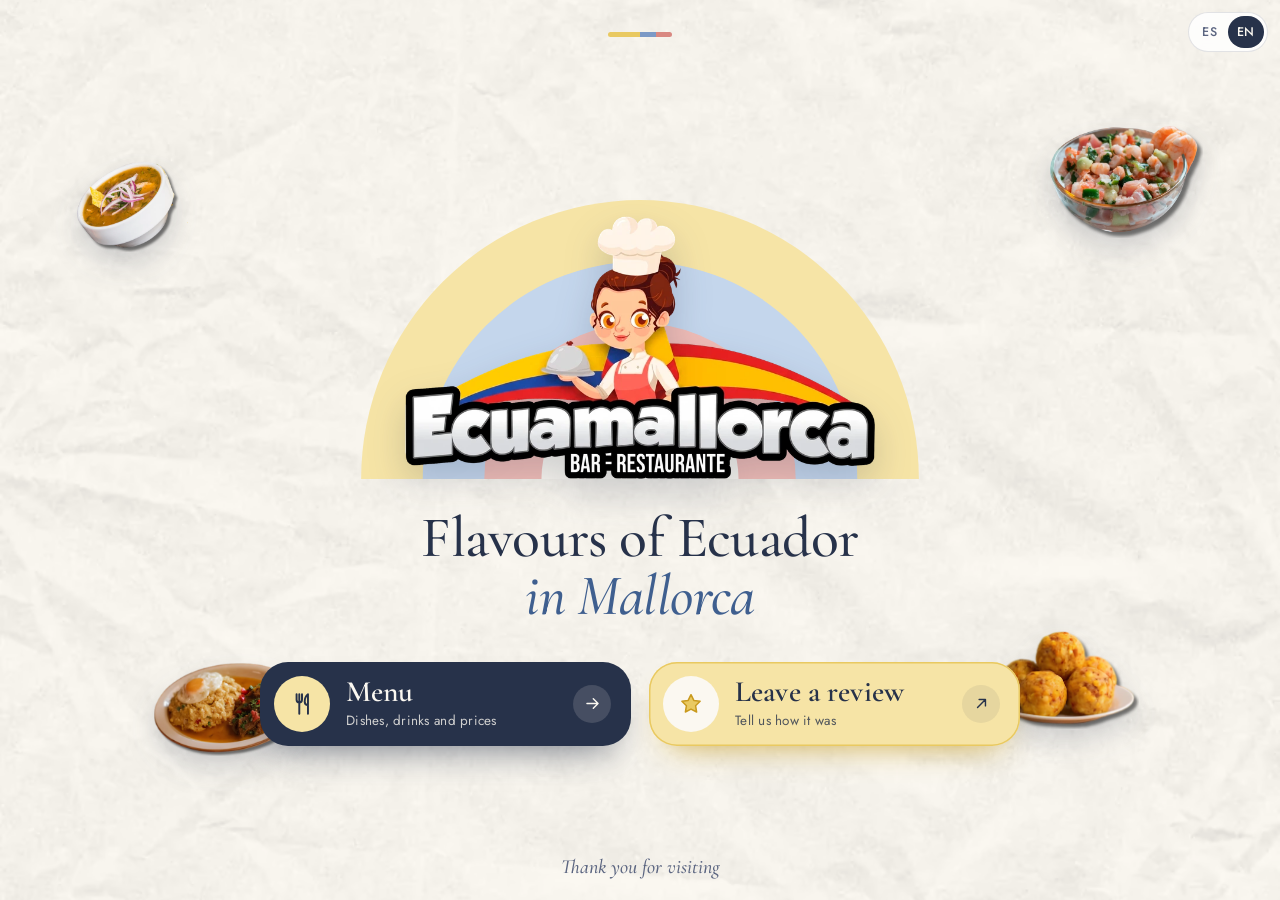
<file: index.html>
<!DOCTYPE html>
<html lang="es">
<head>
<meta charset="utf-8">
<meta name="viewport" content="width=device-width, initial-scale=1, viewport-fit=cover">
<title>Ecuamallorca · Bar · Restaurante</title>
<meta name="description" content="Ecuamallorca Bar · Restaurante. Mira la carta o déjanos tu reseña en Google.">
<meta name="theme-color" content="#FBF8F1">
<link rel="icon" href="assets/logo.webp" type="image/webp">
<script>
  /* Enlaces antiguos tipo …/#bebidas → se abren directamente en la carta */
  if (location.hash.length > 1) location.replace('carta.html' + location.hash);
</script>
<link rel="stylesheet" href="css/inicio.css">
<!-- La carta se descarga mientras el cliente lee esta página: al tocar «Menú» abre al instante -->
<link rel="prefetch" href="carta.html">
<link rel="prefetch" href="css/style.css">
<link rel="prefetch" href="js/app.js">
</head>
<body>

<main class="home" id="home">

  <div class="home__dishes" id="dishes" aria-hidden="true"></div>

  <header class="home__top">
    <i class="flag" aria-hidden="true"><b></b><b></b><b></b></i>
  </header>

  <div class="home__main">
  <section class="home__hero">
    <div class="stage">
      <svg class="stage__arcs" viewBox="0 0 1000 500" aria-hidden="true" focusable="false">
        <circle cx="500" cy="500" r="498" class="arc arc--y"/>
        <circle cx="500" cy="500" r="388" class="arc arc--b"/>
        <circle cx="500" cy="500" r="278" class="arc arc--r"/>
        <circle cx="500" cy="500" r="176" class="arc arc--c"/>
      </svg>
      <img class="stage__logo" id="logo" src="assets/logo.webp" alt="Ecuamallorca · Bar · Restaurante" width="797" height="445" fetchpriority="high">
    </div>
    <h1 class="welcome"><span data-bind="restaurant.tagline">Sabores del Ecuador</span> <em data-bind="restaurant.tagline2">en Mallorca</em></h1>
  </section>

  <nav class="actions" aria-label="¿Qué quieres hacer?" data-ta="aria-label">
    <a class="act act--menu" href="carta.html">
      <span class="act__ico" aria-hidden="true">
        <svg viewBox="0 0 24 24" focusable="false"><path d="M7 3v5a2.5 2.5 0 0 0 5 0V3M9.5 3v18"/><path d="M17.5 21V3c-2 1.4-3 4-3 7 0 1.8 1 3 3 3"/></svg>
      </span>
      <span class="act__txt"><strong data-t>Menú</strong><small data-t>Platos, bebidas y precios</small></span>
      <span class="act__go" aria-hidden="true">
        <svg viewBox="0 0 24 24" focusable="false"><path d="M5 12h14M13 6l6 6-6 6"/></svg>
      </span>
    </a>

    <!-- El enlace se toma de data/menu.js → links.review (si está vacío, el botón no aparece) -->
    <a class="act act--review" id="reviewBtn" href="#" target="_blank" rel="noopener noreferrer" hidden>
      <span class="act__ico" aria-hidden="true">
        <svg viewBox="0 0 24 24" focusable="false" class="star"><path d="M12 3.4l2.6 5.3 5.8.8-4.2 4.1 1 5.8L12 16.7 6.8 19.4l1-5.8L3.6 9.5l5.8-.8L12 3.4z"/></svg>
      </span>
      <span class="act__txt"><strong data-t>Deja tu reseña</strong><small data-t>Cuéntanos qué tal estuvo</small></span>
      <span class="act__go" aria-hidden="true">
        <svg viewBox="0 0 24 24" focusable="false"><path d="M7 17L17 7M9 7h8v8"/></svg>
      </span>
    </a>
  </nav>
  </div>

  <footer class="home__foot">
    <p data-t>Gracias por visitarnos</p>
  </footer>

</main>

<script src="data/menu.js"></script>
<script src="data/en.js"></script>
<script src="js/i18n.js"></script>
<script src="js/inicio.js"></script>
</body>
</html>
</file>
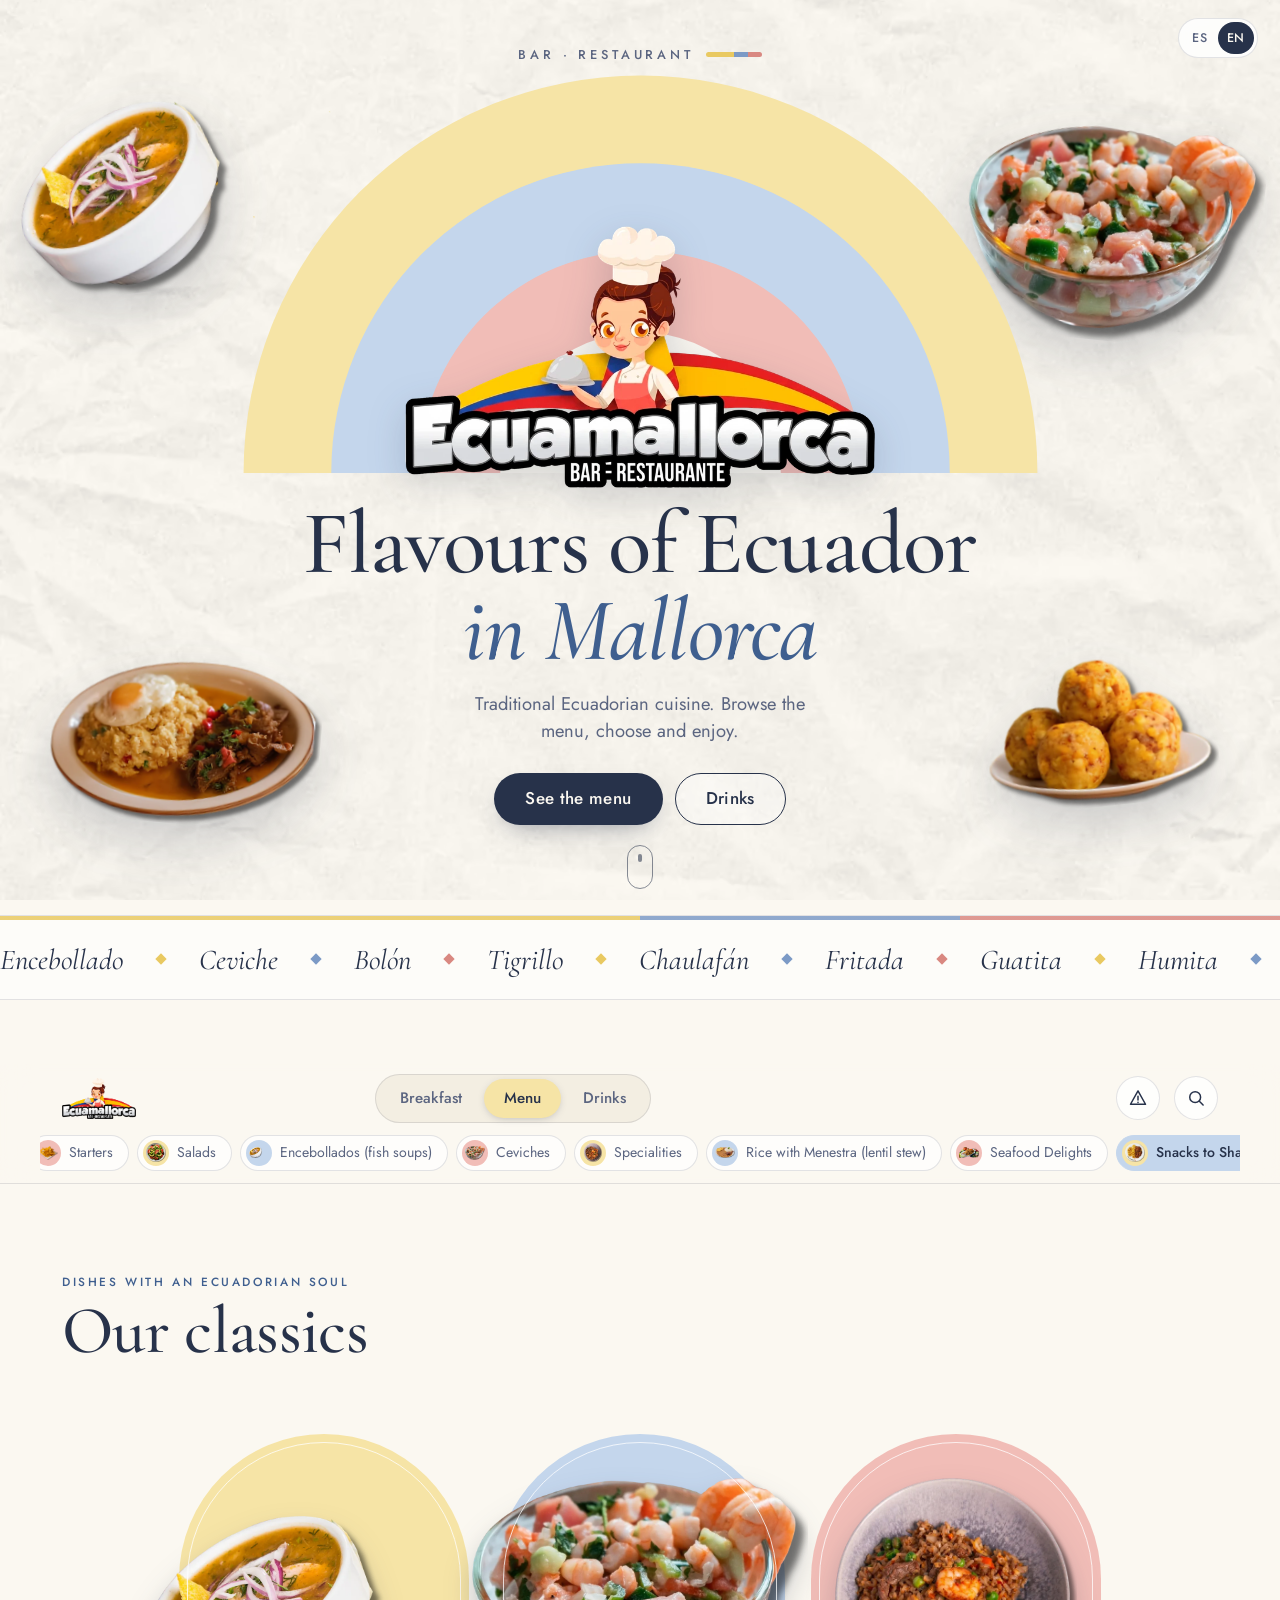
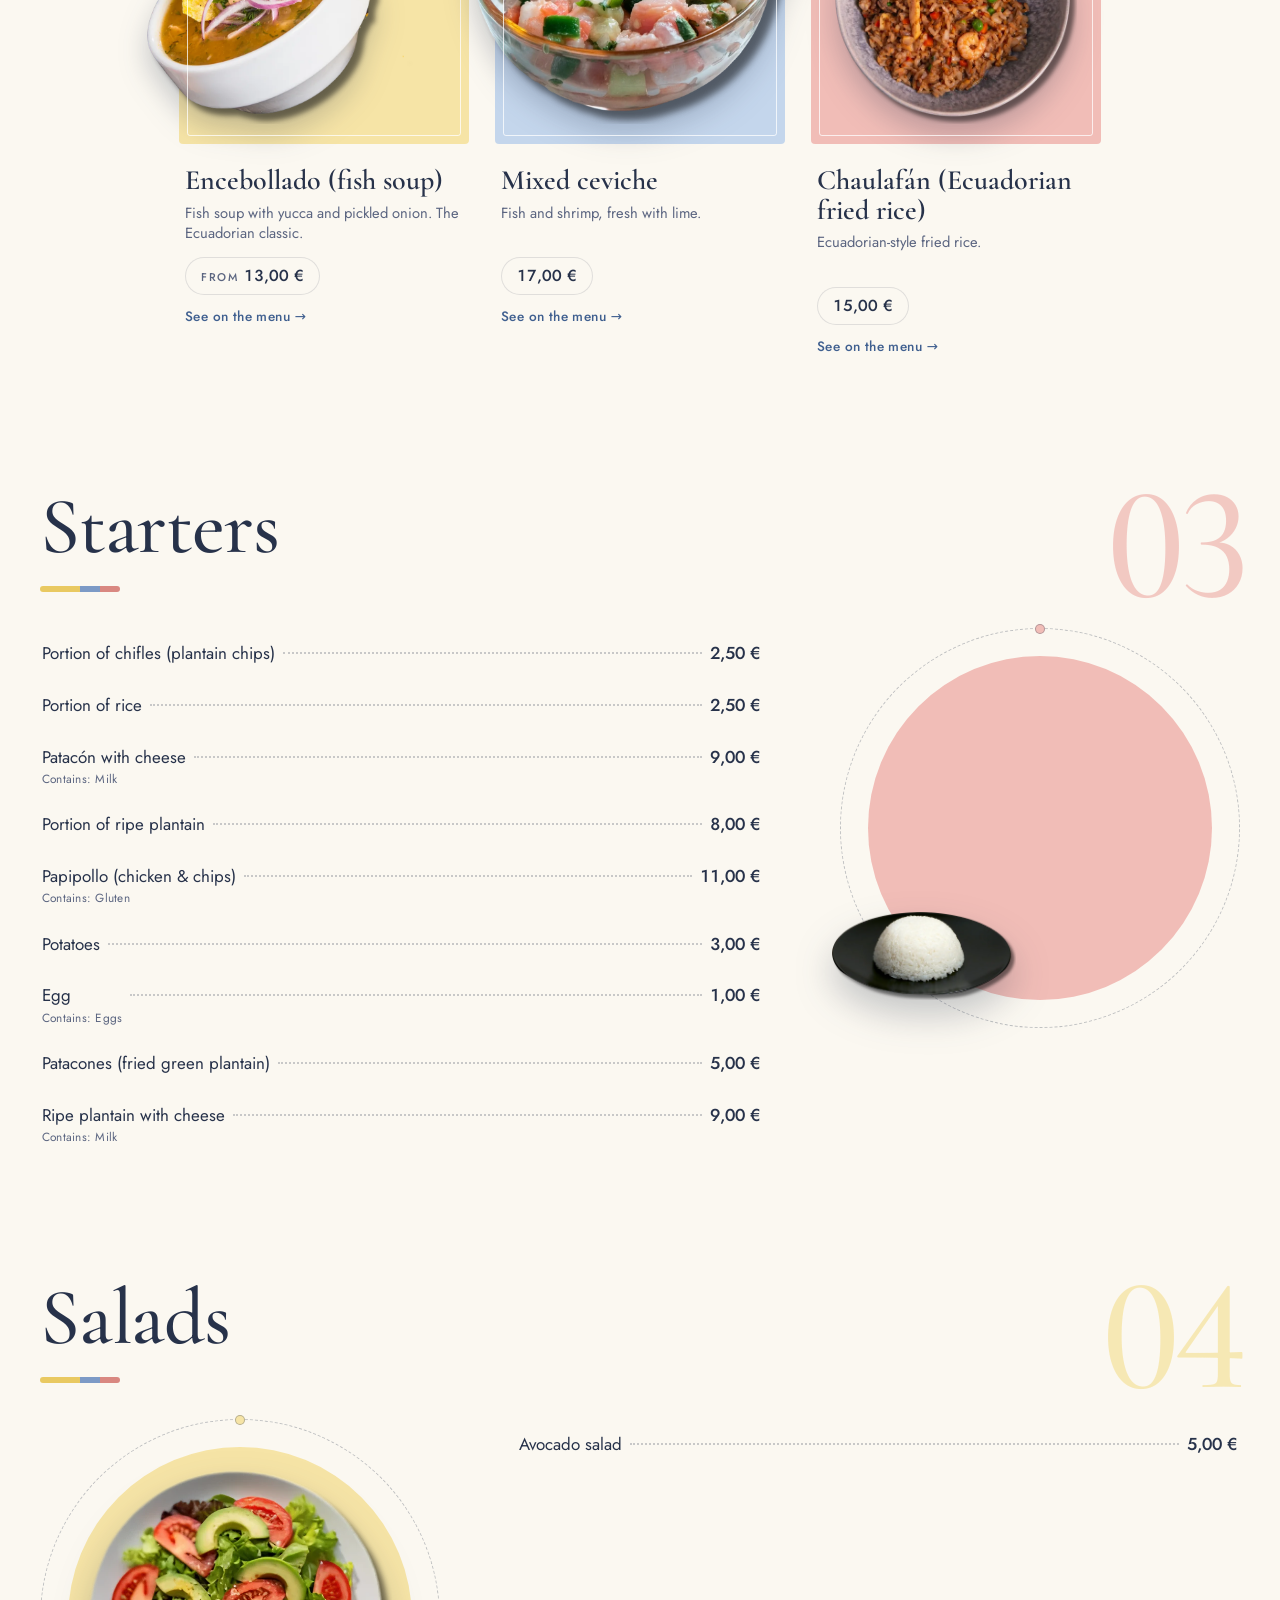
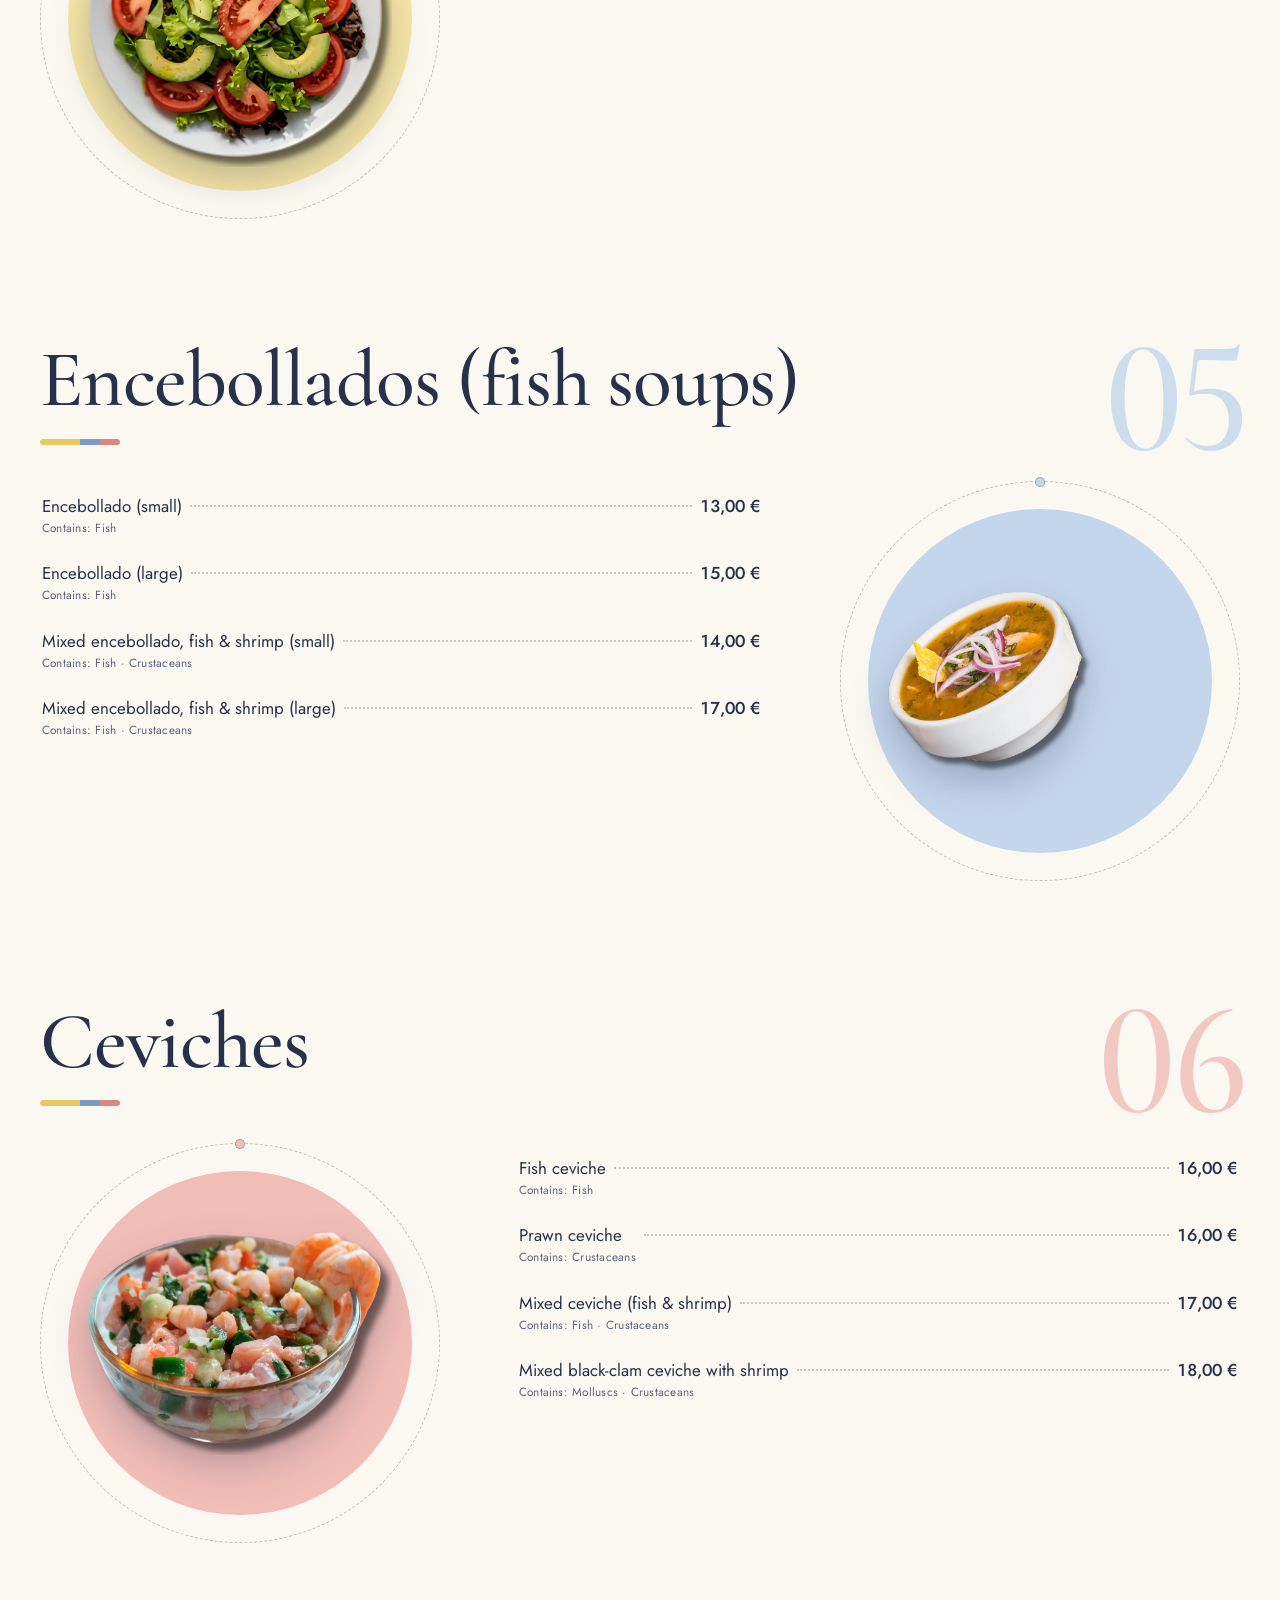
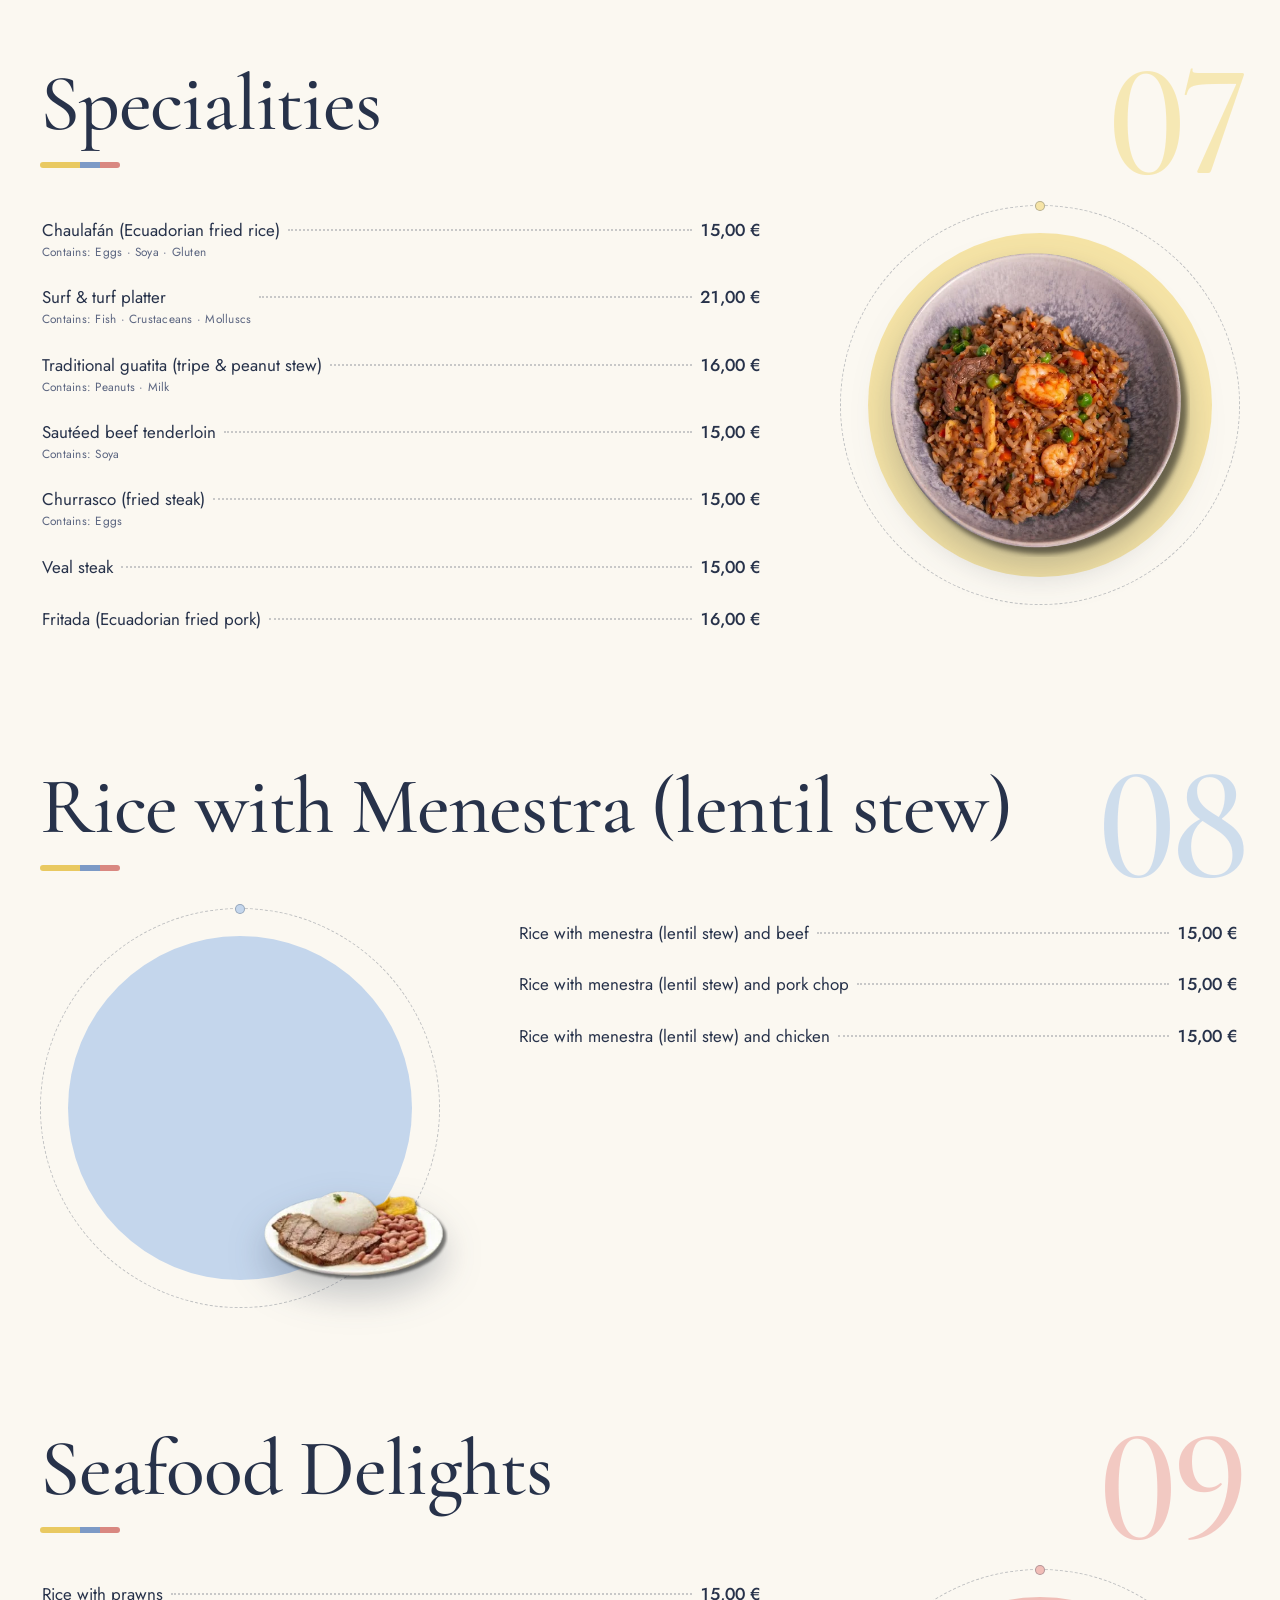
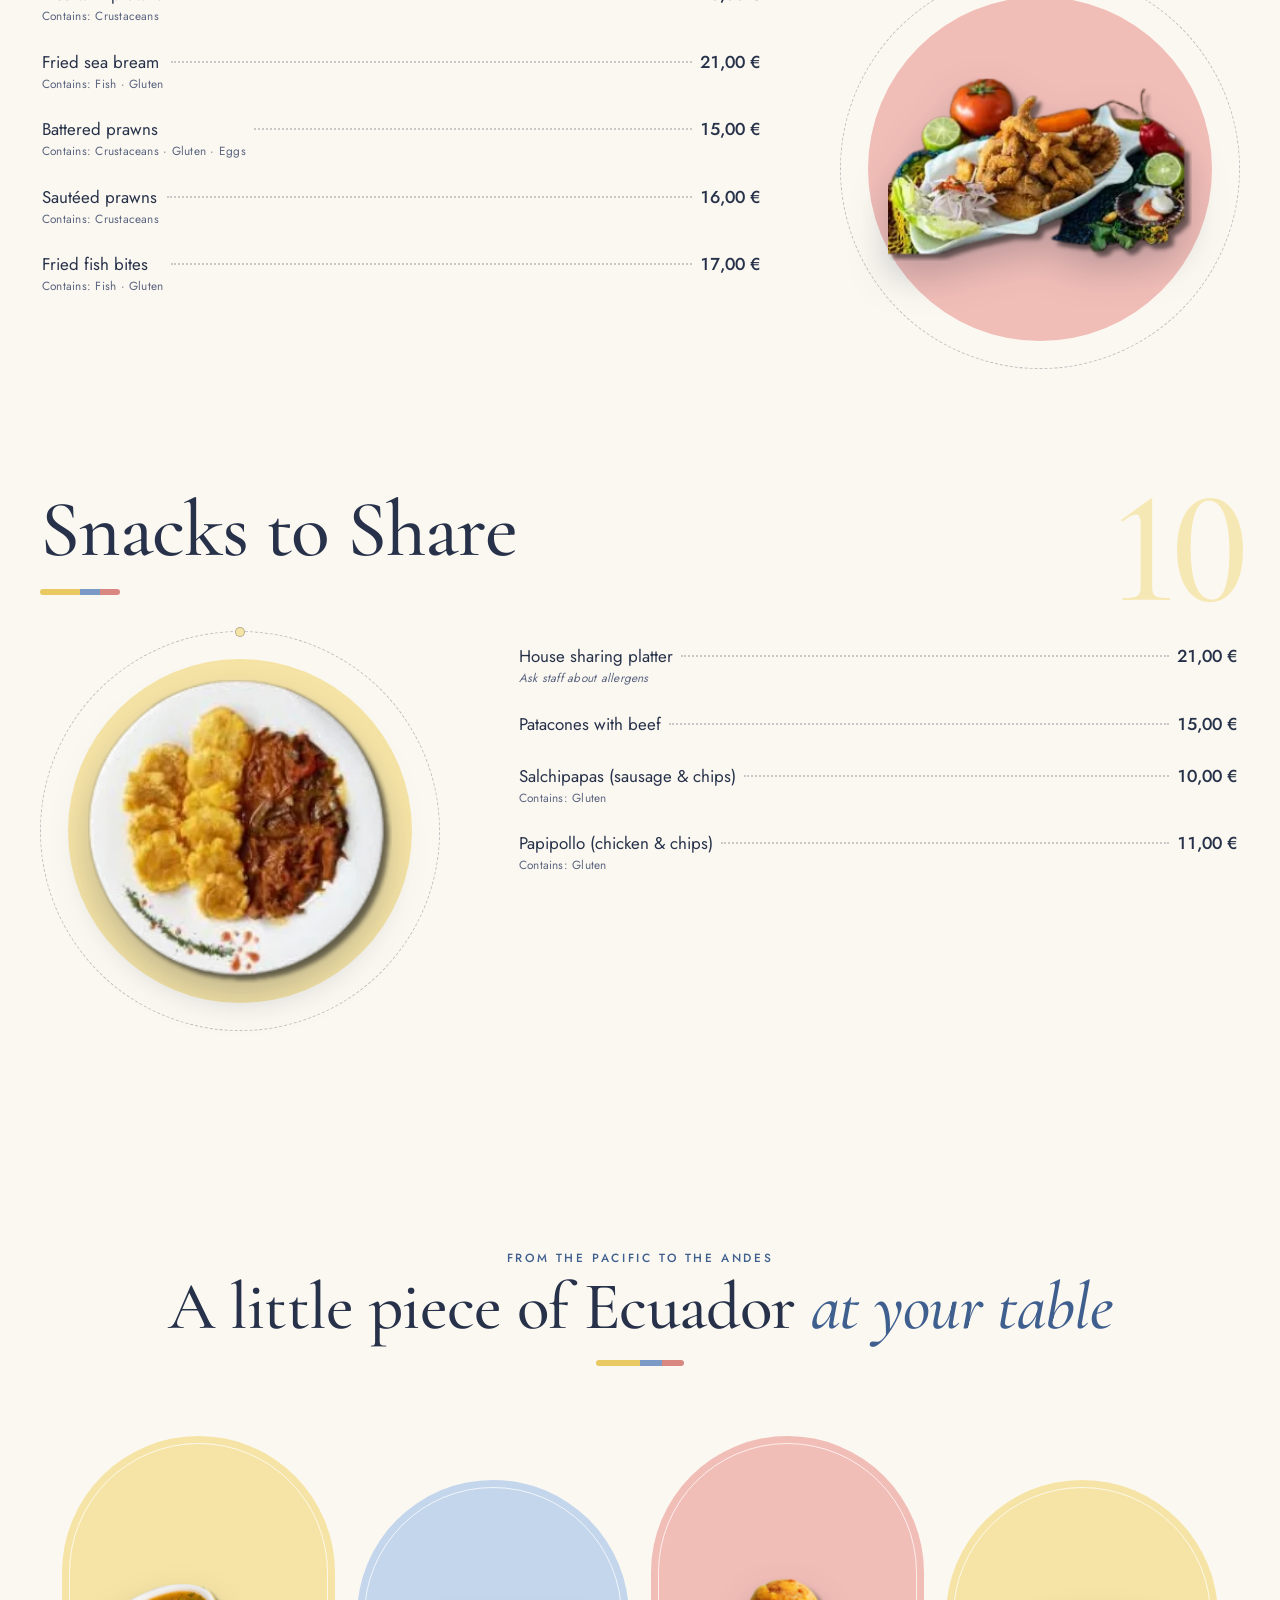
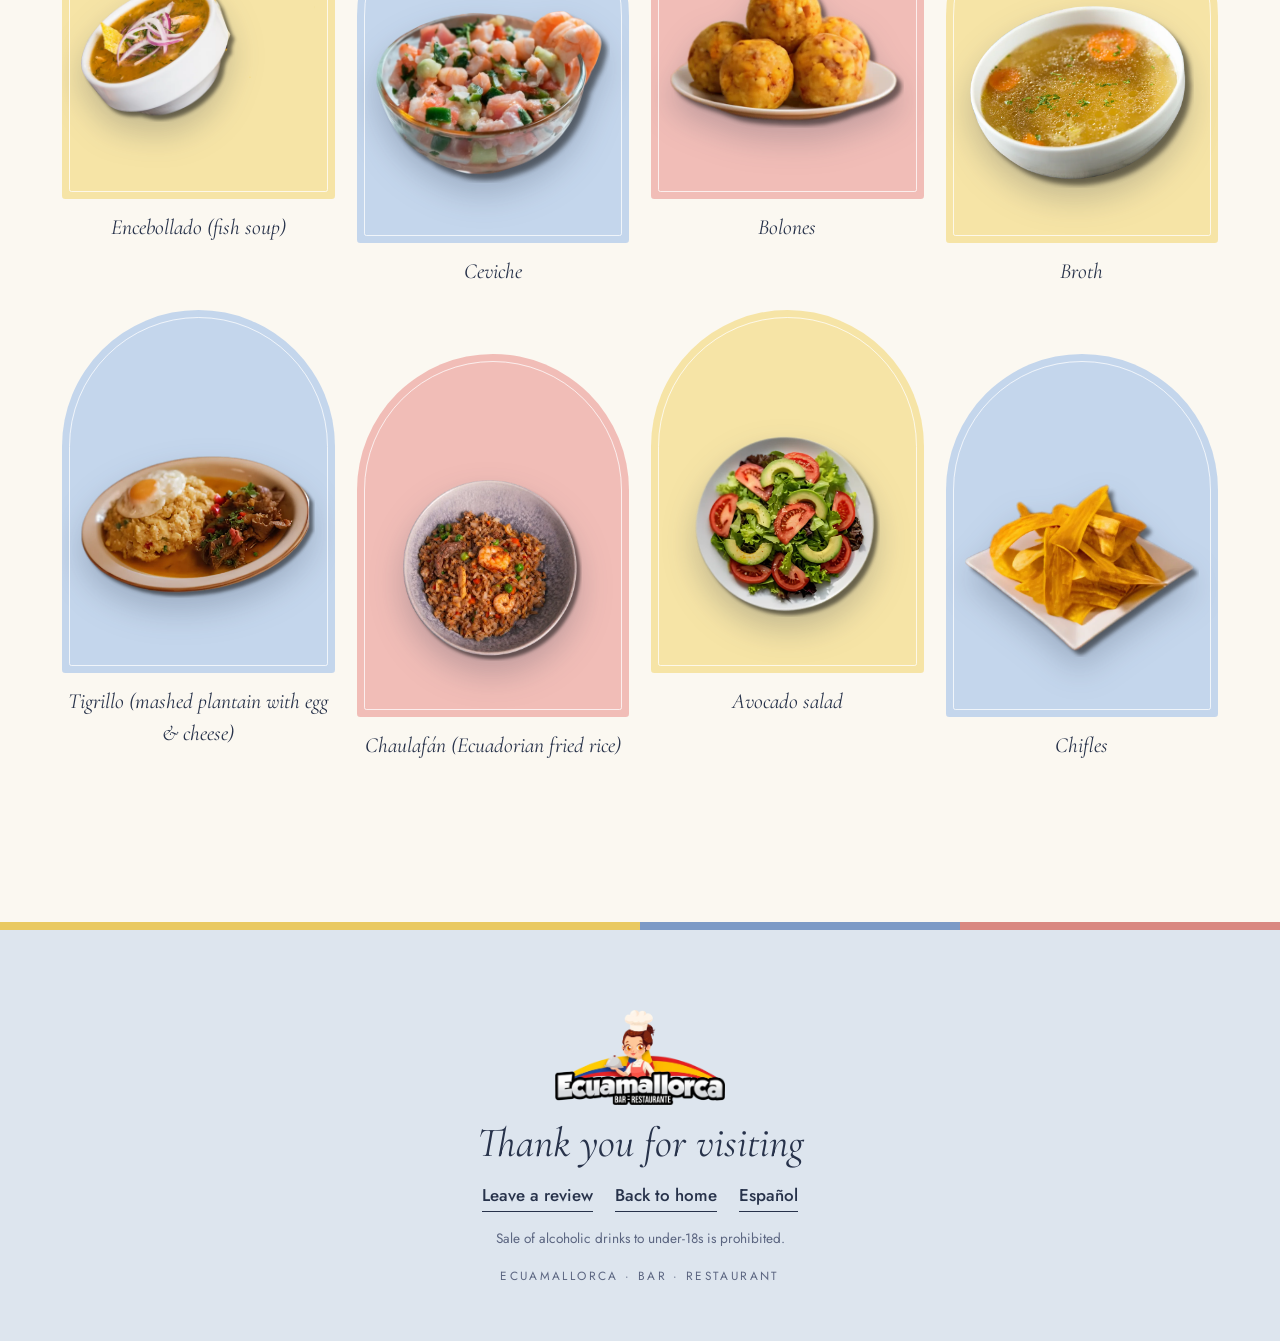
<file: carta.html>
<!DOCTYPE html>
<html lang="es">
<head>
<meta charset="utf-8">
<meta name="viewport" content="width=device-width, initial-scale=1, viewport-fit=cover">
<title>Ecuamallorca · Carta digital</title>
<meta name="description" content="Carta digital de Ecuamallorca Bar · Restaurante. Cocina tradicional ecuatoriana en Mallorca.">
<meta name="theme-color" content="#FBF8F1">
<link rel="icon" href="assets/logo.webp" type="image/webp">
<link rel="stylesheet" href="css/style.css">
<script>document.documentElement.classList.add('js')</script>
</head>
<body>
<a class="skip" href="#menu" data-t>Saltar a la carta</a>
<noscript><p style="padding:24px;text-align:center">Activa JavaScript para ver la carta.</p></noscript>

<div id="app">

<!-- PORTADA -->
<header class="hero" id="inicio">
  <div class="hero__dishes" id="heroDishes" aria-hidden="true"></div>
  <div class="hero__inner">
    <p class="eyebrow"><span data-bind="restaurant.kind"></span><i class="flag" aria-hidden="true"><b></b><b></b><b></b></i></p>
    <div class="hero__stage">
      <svg class="hero__arcs" viewBox="0 0 1000 500" aria-hidden="true" focusable="false">
        <circle cx="500" cy="500" r="498" class="arc arc--y"/>
        <circle cx="500" cy="500" r="388" class="arc arc--b"/>
        <circle cx="500" cy="500" r="278" class="arc arc--r"/>
        <circle cx="500" cy="500" r="176" class="arc arc--c"/>
      </svg>
      <img class="hero__logo" id="heroLogo" alt="" width="797" height="445" fetchpriority="high">
    </div>
    <h1 class="hero__title"><span data-bind="restaurant.tagline"></span> <em data-bind="restaurant.tagline2"></em></h1>
    <p class="hero__intro" data-bind="restaurant.intro"></p>
    <div class="hero__cta">
      <a class="btn btn--solid" href="#menu" data-go="carta" data-t>Ver la carta</a>
      <a class="btn btn--ghost" href="#bebidas" data-go="bebidas" data-t>Bebidas</a>
    </div>
  </div>
  <a class="hero__scroll" href="#menu" data-go="carta" aria-label="Ir a la carta" data-ta="aria-label"><span></span></a>
</header>

<!-- CINTA -->
<div class="ribbon" aria-hidden="true"><div class="ribbon__track" id="ribbon"></div></div>

<!-- ATAJOS (móvil) -->
<section class="picks" aria-labelledby="picksT">
  <div class="picks__head">
    <div class="picks__row">
      <h2 id="picksT" class="picks__title" data-t>¿Qué te apetece?</h2>
      <button class="albtn" id="alOpen" type="button"><svg viewBox="0 0 24 24" aria-hidden="true"><path d="M12 3.5l9 16H3l9-16z"/><path d="M12 10v4.5M12 17.2v.1"/></svg><span data-t>Alérgenos</span><b class="albtn__n" hidden></b></button>
    </div>
    <p class="picks__sub" data-t>Toca una categoría</p>
  </div>
  <div class="picks__rail" id="picks"></div>
</section>

<main>
<!-- CARTA -->
<section class="carta" id="menu" aria-label="La carta" data-ta="aria-label">
  <nav class="bar" id="bar" aria-label="Categorías" data-ta="aria-label">
    <div class="bar__top">
      <a class="bar__logo" href="#inicio" aria-label="Volver arriba" data-ta="aria-label"><img id="barLogo" alt="" width="797" height="445"></a>
      <div class="tabs" id="tabs" role="group" aria-label="Secciones de la carta" data-ta="aria-label"></div>
      <button class="round bar__alergenos" id="barAl" type="button" aria-label="Alérgenos" data-ta="aria-label"><svg viewBox="0 0 24 24"><path d="M12 3.5l9 16H3l9-16z"/><path d="M12 10v4.5M12 17.2v.1"/></svg></button>
      <button class="round bar__search" id="barSearch" type="button" aria-label="Buscar en la carta" data-ta="aria-label"><svg viewBox="0 0 24 24"><circle cx="11" cy="11" r="6.5"/><path d="M16 16l4.5 4.5"/></svg></button>
    </div>
    <div class="chips" id="chips"></div>
  </nav>

  <section class="strip" id="strip" hidden aria-labelledby="stripT">
    <div class="strip__head" data-reveal>
      <p class="kicker" data-t>Platos con alma ecuatoriana</p>
      <h2 id="stripT" class="h2" data-t>Nuestros clásicos</h2>
    </div>
    <div class="rail" id="rail" aria-label="Platos destacados" data-ta="aria-label"></div>
  </section>

  <div id="sections"></div>
</section>

<!-- GALERÍA -->
<section class="gallery" id="galeria" aria-labelledby="galT">
  <div class="wrap gallery__head" data-reveal>
    <p class="kicker" data-t>Del Pacífico a los Andes</p>
    <h2 id="galT" class="h2"><span data-t>Un pedacito de Ecuador</span> <em data-t>en tu mesa</em></h2>
    <i class="flag flag--lg" aria-hidden="true"><b></b><b></b><b></b></i>
  </div>
  <div class="wrap mosaic" id="mosaic"></div>
</section>
</main>

<!-- PIE -->
<footer class="foot" id="foot">
  <div class="foot__flag" aria-hidden="true"><b></b><b></b><b></b></div>
  <div class="wrap foot__in">
    <img id="footLogo" alt="" width="797" height="445" loading="lazy">
    <p class="foot__thanks" data-t>Gracias por visitarnos</p>
    <ul class="foot__links" id="footLinks"></ul>
    <p class="foot__note" id="footNote"></p>
    <p class="foot__copy"><span data-bind="restaurant.name"></span> · <span data-bind="restaurant.kind"></span></p>
  </div>
</footer>

<!-- BARRA INFERIOR (móvil) -->
<nav class="dock" id="dock" aria-label="Secciones de la carta" data-ta="aria-label">
  <div class="dock__tabs" id="dockTabs"><i class="dock__ind" aria-hidden="true"></i></div>
  <button class="dock__search" id="dockSearch" type="button" aria-label="Buscar en la carta" data-ta="aria-label"><svg viewBox="0 0 24 24"><circle cx="11" cy="11" r="6.5"/><path d="M16 16l4.5 4.5"/></svg></button>
</nav>

</div><!-- /#app -->

<!-- BUSCADOR -->
<div class="sheet" id="sheet" role="dialog" aria-modal="true" aria-label="Buscar en la carta" data-ta="aria-label" inert>
  <div class="sheet__top">
    <label class="sheet__field">
      <svg viewBox="0 0 24 24" aria-hidden="true"><circle cx="11" cy="11" r="6.5"/><path d="M16 16l4.5 4.5"/></svg>
      <span class="sr" data-t>Buscar plato o bebida</span>
      <input id="q" type="search" placeholder="Buscar plato o bebida…" data-ta="placeholder" autocomplete="off" autocapitalize="off" enterkeyhint="search">
      <button class="sheet__clear" id="qClear" type="button" aria-label="Borrar" data-ta="aria-label" hidden><svg viewBox="0 0 24 24"><path d="M6 6l12 12M18 6L6 18"/></svg></button>
    </label>
    <button class="sheet__close" id="sheetClose" type="button" data-t>Cerrar</button>
  </div>
  <div class="sheet__body" id="sheetBody" aria-live="polite"></div>
</div>

<!-- FILTRO DE ALÉRGENOS -->
<div class="sheet sheet--al" id="alSheet" role="dialog" aria-modal="true" aria-labelledby="alT" inert>
  <div class="sheet__top">
    <h2 class="sheet__title" id="alT" data-t>Alérgenos</h2>
    <button class="sheet__close" id="alClose" type="button" data-t>Cerrar</button>
  </div>
  <div class="sheet__body" id="alBody"></div>
</div>

<script src="data/menu.js"></script>
<script src="data/en.js"></script>
<script src="data/alergenos.js"></script>
<script src="js/i18n.js"></script>
<script src="js/app.js"></script>
</body>
</html>
</file>
<file: css/inicio.css>
/* ==========================================================================
   Página de inicio · Ecuamallorca  —  MOBILE FIRST
   El cliente toca la tarjeta NFC y llega aquí: logo + dos botones grandes.
   Colores: pastel tricolor sobre crema. Se cambian desde data/menu.js → theme.
   ========================================================================== */

@font-face{font-family:"Cormorant Garamond";font-style:normal;font-weight:600;font-display:swap;src:url(../assets/fonts/cormorant-garamond-latin-600-normal.woff2) format("woff2")}
@font-face{font-family:"Cormorant Garamond";font-style:normal;font-weight:500;font-display:swap;src:url(../assets/fonts/cormorant-garamond-latin-500-normal.woff2) format("woff2")}
@font-face{font-family:"Cormorant Garamond";font-style:italic;font-weight:500;font-display:swap;src:url(../assets/fonts/cormorant-garamond-latin-500-italic.woff2) format("woff2")}
@font-face{font-family:"Jost";font-style:normal;font-weight:100 900;font-display:swap;src:url(../assets/fonts/jost-latin-wght-normal.woff2) format("woff2")}

:root{
  --cream:#FBF8F1; --ink:#27324A; --ink-soft:#5B6580;
  --yellow:#F6E4A6; --yellow-2:#E9C961;
  --blue:#C4D6EC;   --blue-2:#7C9AC6;  --blue-3:#3F5F8F;
  --red:#F1BDB7;    --red-2:#D98881;
  --serif:"Cormorant Garamond","Cormorant",Georgia,"Times New Roman",serif;
  --sans:"Jost","Avenir Next","Segoe UI",system-ui,sans-serif;
  --ease:cubic-bezier(.2,.7,.2,1);
  --safe-t:env(safe-area-inset-top,0px); --safe-b:env(safe-area-inset-bottom,0px);
}
*,*::before,*::after{box-sizing:border-box}
html{background:var(--cream);overscroll-behavior-x:none;-webkit-text-size-adjust:100%;-webkit-tap-highlight-color:transparent}
body{margin:0;min-height:100vh;min-height:100dvh;font-family:var(--sans);font-size:17px;line-height:1.5;color:var(--ink);-webkit-font-smoothing:antialiased;text-rendering:optimizeLegibility;overflow-x:hidden}
body::before{content:"";position:fixed;inset:0;z-index:-1;background:url(../assets/paper.webp) center/cover;mix-blend-mode:multiply;opacity:.38;pointer-events:none}
img{display:block;max-width:100%;height:auto}
a{color:inherit}
em{font-family:var(--serif);font-style:italic;font-weight:500}
svg{fill:none;stroke:currentColor;stroke-width:1.8;stroke-linecap:round;stroke-linejoin:round}
:focus-visible{outline:2px solid var(--blue-3);outline-offset:3px;border-radius:12px}

/* ------------------------------ estructura ------------------------------ */
.home{position:relative;isolation:isolate;overflow:hidden;min-height:100vh;min-height:100dvh;display:flex;flex-direction:column;align-items:center;
  padding:calc(20px + var(--safe-t)) 22px calc(18px + var(--safe-b))}
.home__top{flex:none}
.home__main{flex:1 1 auto;width:100%;display:flex;flex-direction:column;align-items:center;justify-content:center;gap:clamp(20px,4.2dvh,36px);padding:clamp(14px,9dvh,90px) 0 14px}
.home__hero{width:100%;display:flex;flex-direction:column;align-items:center;gap:22px}
.actions{width:min(100%,440px);display:grid;gap:14px}
.home__foot{flex:none;margin-top:20px;text-align:center}
.home__foot p{margin:0;font-family:var(--serif);font-style:italic;font-weight:500;font-size:1.25rem;color:var(--ink-soft)}

/* Bandera 2 : 1 : 1 (Ecuador) en pastel */
.flag{display:inline-flex;width:64px;height:5px;border-radius:99px;overflow:hidden;vertical-align:middle}
.flag b{display:block;height:100%}
.flag b:nth-child(1){flex:2;background:var(--yellow-2)}
.flag b:nth-child(2){flex:1;background:var(--blue-2)}
.flag b:nth-child(3){flex:1;background:var(--red-2)}

/* ------------------------------ logo sobre arcos ------------------------------ */
.stage{position:relative;width:min(100%,430px);aspect-ratio:2/1;display:grid;place-items:end center}
.stage__arcs{position:absolute;inset:0;width:100%;height:100%;overflow:hidden;stroke:none}
.arc--y{fill:var(--yellow)} .arc--b{fill:var(--blue)} .arc--r{fill:var(--red)} .arc--c{fill:var(--cream)}
.stage__logo{position:relative;width:84%;filter:drop-shadow(0 16px 18px rgba(39,50,74,.2))}
.welcome{margin:0;text-align:center;font-family:var(--serif);font-weight:500;font-size:clamp(2.1rem,9.4vw,2.7rem);line-height:1.02;letter-spacing:-.01em;text-wrap:balance}
.welcome em{display:block;color:var(--blue-3)}

/* ------------------------------ platos flotantes (decoración) ------------------------------ */
.home__dishes{position:absolute;inset:0;z-index:-1;pointer-events:none}
.dish{position:absolute;width:clamp(84px,25vw,124px);filter:drop-shadow(0 14px 14px rgba(39,50,74,.2));animation:bob 7s ease-in-out infinite}
.dish img{width:100%;height:auto}
.dish:nth-child(1){left:10px;top:calc(62px + var(--safe-t));--r:-9deg}
.dish:nth-child(2){right:10px;top:calc(70px + var(--safe-t));--r:10deg}
.dish:nth-child(3),.dish:nth-child(4){display:none}
/* en pantallas bajas (móvil pequeño o apaisado) los platos taparían el logo */
@media (max-height:720px){.dish{display:none!important}}

/* ------------------------------ botones ------------------------------ */
.act{position:relative;overflow:hidden;display:grid;grid-template-columns:auto 1fr auto;align-items:center;gap:16px;min-height:84px;padding:14px 20px 14px 14px;border-radius:28px;text-decoration:none;
  transition:transform .28s var(--ease),box-shadow .28s var(--ease)}
.act[hidden]{display:none}
.act:active{transform:scale(.975)}
.act__ico{width:56px;height:56px;border-radius:50%;display:grid;place-items:center}
.act__ico svg{width:26px;height:26px}
.act__txt{min-width:0}
.act strong{display:block;font-family:var(--serif);font-weight:600;font-size:1.85rem;line-height:1;letter-spacing:.005em}
.act small{display:block;margin-top:5px;font-size:.84rem;letter-spacing:.02em;opacity:.8}
.act__go{width:38px;height:38px;border-radius:50%;display:grid;place-items:center;transition:transform .28s var(--ease)}
.act__go svg{width:19px;height:19px}

.act--menu{background:var(--ink);color:var(--cream);box-shadow:0 20px 36px -18px rgba(39,50,74,.65)}
.act--menu .act__ico{background:var(--yellow);color:var(--ink)}
.act--menu .act__go{background:rgba(251,248,241,.14)}

.act--review{background:var(--yellow);color:var(--ink);box-shadow:inset 0 0 0 1.5px var(--yellow-2),0 18px 32px -20px rgba(201,160,40,.9)}
.act--review .act__ico{background:var(--cream)}
.act--review .star{fill:var(--yellow-2);stroke:#C99A1D;stroke-width:1.4}
.act--review .act__go{background:rgba(39,50,74,.08)}
/* brillo suave que cruza el botón de reseña de vez en cuando */
.act--review::after{content:"";position:absolute;inset:0;background:linear-gradient(105deg,transparent 40%,rgba(255,255,255,.55) 50%,transparent 60%);transform:translateX(-120%);animation:shine 6.5s 2.2s ease-in-out infinite;pointer-events:none}

@media (hover:hover){
  .act:hover{transform:translateY(-3px)}
  .act:hover .act__go{transform:translateX(4px)}
  .act--menu:hover{box-shadow:0 26px 40px -18px rgba(39,50,74,.7)}
}

/* pantallas estrechas: textos más compactos para que «Deja tu reseña» no se parta */
@media (max-width:359px){
  .act{gap:12px;min-height:76px;padding:12px 14px 12px 12px;border-radius:24px}
  .act__ico{width:48px;height:48px}
  .act strong{font-size:1.6rem}
  .act small{font-size:.8rem}
  .act__go{display:none}
  .act{grid-template-columns:auto 1fr}
}
/* pantallas bajas: que todo quepa sin hacer scroll */
@media (max-height:680px){
  .home{padding-top:calc(14px + var(--safe-t))}
  .home__main{gap:16px;padding:8px 0}
  .home__hero{gap:14px}
  .welcome{font-size:clamp(1.8rem,8.4vw,2.3rem)}
  .actions{gap:10px}
  .act{min-height:72px}
  .act__ico{width:50px;height:50px}
  .act strong{font-size:1.65rem}
  .home__foot{margin-top:8px}
  .home__foot p{font-size:1.1rem}
}

/* ------------------------------ entrada ------------------------------ */
@keyframes rise{from{opacity:0;transform:translateY(22px)}to{opacity:1;transform:none}}
@keyframes bob{0%,100%{transform:translateY(0) rotate(var(--r,0deg))}50%{transform:translateY(-10px) rotate(calc(var(--r,0deg) + 2deg))}}
@keyframes shine{0%,62%{transform:translateX(-120%)}100%{transform:translateX(120%)}}
.home__top,.stage,.welcome,.act,.home__foot,.dish{animation-fill-mode:both}
.home__top{animation:rise .7s var(--ease) both}
.stage{animation:rise .9s .05s var(--ease) both}
.welcome{animation:rise .8s .2s var(--ease) both}
.act--menu{animation:rise .8s .35s var(--ease) both}
.act--review{animation:rise .8s .47s var(--ease) both}
.home__foot{animation:rise .8s .6s var(--ease) both}
.dish{animation:rise .9s .3s var(--ease) both,bob 7s 1.3s ease-in-out infinite}
.dish:nth-child(2){animation-delay:.42s,1.5s}

@media (prefers-reduced-motion:reduce){
  *,*::before,*::after{animation:none!important;transition:none!important}
}

/* ------------------------------ tablet / escritorio ------------------------------ */
@media (min-width:720px){
  .home__hero{gap:30px}
  .stage{width:min(100%,560px)}
  .welcome{font-size:clamp(2.8rem,5vw,3.6rem)}
  .actions{width:min(100%,760px);grid-template-columns:1fr 1fr;gap:18px}
  .actions:has(.act[hidden]){grid-template-columns:minmax(0,420px);justify-content:center}
}
@media (min-width:900px){
  .dish{width:clamp(110px,12vw,170px)}
  .dish:nth-child(1){left:6vw;top:18%}
  .dish:nth-child(2){right:6vw;top:14%}
  .dish:nth-child(3){display:block;left:12vw;bottom:16%;--r:6deg;animation-delay:.54s,-3.4s}
  .dish:nth-child(4){display:block;right:11vw;bottom:19%;--r:-7deg;animation-delay:.66s,-1.1s}
}
@media (min-width:900px) and (max-height:720px){.dish{display:none!important}}

/* ------------------------------ selector de idioma ------------------------------ */
.lang{position:absolute;top:calc(12px + var(--safe-t));right:12px;z-index:40;display:inline-flex;padding:3px;border-radius:999px;border:1px solid rgba(39,50,74,.13);background:rgba(255,255,255,.82);-webkit-backdrop-filter:blur(6px);backdrop-filter:blur(6px);font:inherit;color:inherit;cursor:pointer;-webkit-appearance:none;appearance:none}
.lang span{min-width:36px;height:32px;display:grid;place-items:center;border-radius:999px;font-size:.78rem;font-weight:500;letter-spacing:.08em;color:var(--ink-soft)}
.lang span.on{background:var(--ink);color:var(--cream)}
</file>
<file: css/style.css>
/* ==========================================================================
   Carta digital · Ecuamallorca  —  MOBILE FIRST
   El cliente la abre desde la mesa, con una mano, en el móvil:
   · portada corta · navegación abajo (zona del pulgar) · zonas táctiles grandes
   · el escritorio (≥900px) es una adaptación, no el punto de partida.
   Colores: pastel tricolor sobre crema. Se cambian desde menu.js → theme.
   ========================================================================== */

@font-face{font-family:"Cormorant Garamond";font-style:normal;font-weight:400;font-display:swap;src:url(../assets/fonts/cormorant-garamond-latin-400-normal.woff2) format("woff2")}
@font-face{font-family:"Cormorant Garamond";font-style:normal;font-weight:500;font-display:swap;src:url(../assets/fonts/cormorant-garamond-latin-500-normal.woff2) format("woff2")}
@font-face{font-family:"Cormorant Garamond";font-style:normal;font-weight:600;font-display:swap;src:url(../assets/fonts/cormorant-garamond-latin-600-normal.woff2) format("woff2")}
@font-face{font-family:"Cormorant Garamond";font-style:italic;font-weight:400;font-display:swap;src:url(../assets/fonts/cormorant-garamond-latin-400-italic.woff2) format("woff2")}
@font-face{font-family:"Cormorant Garamond";font-style:italic;font-weight:500;font-display:swap;src:url(../assets/fonts/cormorant-garamond-latin-500-italic.woff2) format("woff2")}
@font-face{font-family:"Jost";font-style:normal;font-weight:100 900;font-display:swap;src:url(../assets/fonts/jost-latin-wght-normal.woff2) format("woff2")}

:root{
  --cream:#FBF8F1; --paper:#F3EEE2; --ink:#27324A; --ink-soft:#5B6580; --line:rgba(39,50,74,.13);
  --yellow:#F6E4A6; --yellow-2:#E9C961;
  --blue:#C4D6EC;   --blue-2:#7C9AC6;  --blue-3:#3F5F8F;
  --red:#F1BDB7;    --red-2:#D98881;
  --serif:"Cormorant Garamond","Cormorant",Georgia,"Times New Roman",serif;
  --sans:"Jost","Avenir Next","Segoe UI",system-ui,sans-serif;
  --ease:cubic-bezier(.2,.7,.2,1);
  --bar-h:56px; --dock-h:68px; --maxw:1200px;
  --safe-b:env(safe-area-inset-bottom,0px); --safe-t:env(safe-area-inset-top,0px);
}
*,*::before,*::after{box-sizing:border-box}
html{background:var(--cream);overscroll-behavior-x:none;scroll-behavior:smooth;-webkit-text-size-adjust:100%;-webkit-tap-highlight-color:transparent}
body{margin:0;font-family:var(--sans);font-size:17px;line-height:1.5;color:var(--ink);-webkit-font-smoothing:antialiased;text-rendering:optimizeLegibility;overflow-x:hidden;padding-bottom:calc(var(--dock-h) + 34px + var(--safe-b))}
body::before{content:"";position:fixed;inset:0;z-index:-1;background:url(../assets/paper.webp) center/cover;mix-blend-mode:multiply;opacity:.38;pointer-events:none}
img{display:block;max-width:100%;height:auto}
button{font:inherit;color:inherit;touch-action:manipulation}
a{color:inherit}
em{font-family:var(--serif);font-style:italic;font-weight:500}
.sr{position:absolute;width:1px;height:1px;overflow:hidden;clip:rect(0 0 0 0);white-space:nowrap}
.skip{position:absolute;left:12px;top:-60px;z-index:200;background:var(--ink);color:var(--cream);padding:10px 16px;border-radius:999px;text-decoration:none;transition:top .2s}
.skip:focus{top:12px}
:focus-visible{outline:2px solid var(--blue-3);outline-offset:3px;border-radius:8px}
.wrap{max-width:var(--maxw);margin:0 auto;padding:0 22px}
[data-tone=yellow]{--tone:var(--yellow)} [data-tone=blue]{--tone:var(--blue)} [data-tone=red]{--tone:var(--red)}

/* Bandera 2 : 1 : 1 (Ecuador) en pastel */
.flag{display:inline-flex;width:56px;height:5px;border-radius:99px;overflow:hidden;vertical-align:middle}
.flag b{display:block;height:100%}
.flag b:nth-child(1),.foot__flag b:nth-child(1){flex:2;background:var(--yellow-2)}
.flag b:nth-child(2),.foot__flag b:nth-child(2){flex:1;background:var(--blue-2)}
.flag b:nth-child(3),.foot__flag b:nth-child(3){flex:1;background:var(--red-2)}
.flag--lg{width:88px;height:6px;margin-top:18px}

.kicker{margin:0 0 6px;font-size:.74rem;font-weight:500;letter-spacing:.22em;text-transform:uppercase;color:var(--blue-3)}
.h2{margin:0;font-family:var(--serif);font-weight:500;font-size:clamp(2.1rem,8.4vw,2.6rem);line-height:1;letter-spacing:-.01em}
.round{flex:none;width:44px;height:44px;border-radius:50%;border:1px solid var(--line);background:rgba(255,255,255,.75);display:grid;place-items:center;cursor:pointer;transition:background .2s,transform .2s}
.round:hover{background:var(--yellow)}
svg{fill:none;stroke:currentColor;stroke-width:1.8;stroke-linecap:round;stroke-linejoin:round}
.round svg{width:20px;height:20px}
.btn{display:inline-flex;align-items:center;justify-content:center;min-height:52px;padding:0 30px;border-radius:999px;font-weight:500;letter-spacing:.02em;text-decoration:none;border:1px solid transparent;transition:transform .25s var(--ease),background .25s,box-shadow .25s}
.btn--solid{background:var(--ink);color:var(--cream);box-shadow:0 10px 26px -12px rgba(39,50,74,.55)}
.btn--ghost{border-color:var(--ink);background:rgba(255,255,255,.35)}

/* ============================== PORTADA (compacta en móvil) ============================== */
.hero{position:relative;padding:calc(var(--safe-t) + 20px) 16px 14px;text-align:center;overflow:hidden;isolation:isolate}
.hero::before{content:"";position:absolute;inset:0;z-index:-1;background:linear-gradient(rgba(246,228,166,.5),transparent 70%);background:radial-gradient(90% 62% at 50% 0%,color-mix(in srgb,var(--yellow) 62%,transparent),transparent 74%)}
.hero__inner{position:relative;z-index:2;max-width:430px;margin:0 auto}
.eyebrow{margin:0 0 8px;display:flex;align-items:center;justify-content:center;gap:12px;font-size:.7rem;font-weight:500;letter-spacing:.3em;text-transform:uppercase;color:var(--ink-soft)}
.hero__stage{position:relative;width:min(100%,370px);aspect-ratio:2/1;margin:0 auto;display:grid;place-items:end center}
.hero__arcs{position:absolute;inset:0;width:100%;height:100%;overflow:hidden;stroke:none;animation:rise 1s var(--ease) both}
.arc--y{fill:var(--yellow)} .arc--b{fill:var(--blue)} .arc--r{fill:var(--red)} .arc--c{fill:var(--cream)}
.hero__logo{position:relative;width:64%;margin-bottom:-2%;filter:drop-shadow(0 12px 18px rgba(39,50,74,.18));animation:logoIn .9s .12s var(--ease) both}
.hero__title{margin:16px 0 0;font-family:var(--serif);font-weight:500;font-size:clamp(2.2rem,10.2vw,2.7rem);line-height:.98;letter-spacing:-.015em;animation:fadeUp .8s .25s var(--ease) both}
.hero__title em{display:block;color:var(--blue-3)}
.hero__intro{margin:10px auto 0;max-width:29ch;color:var(--ink-soft);font-size:1rem;line-height:1.45;animation:fadeUp .8s .36s var(--ease) both}
.hero__cta,.hero__scroll{display:none}

.hero__dishes{position:absolute;inset:0;z-index:1;pointer-events:none}
.hd{position:absolute;width:var(--w)}
.hd img{width:100%;height:auto;filter:drop-shadow(0 12px 14px rgba(39,50,74,.22));transform:rotate(var(--r));animation:float var(--t) ease-in-out infinite,fadeIn .9s var(--dl) both}
.hd:nth-child(1){--w:104px;--r:-8deg;--t:7s;--dl:.4s;left:-26px;top:calc(var(--safe-t) + 44px)}
.hd:nth-child(2){--w:98px;--r:7deg;--t:8s;--dl:.55s;right:-24px;top:calc(var(--safe-t) + 74px)}
.hd:nth-child(n+3){display:none}

@keyframes rise{from{opacity:0;transform:scale(.92) translateY(24px)}to{opacity:1;transform:none}}
@keyframes logoIn{from{opacity:0;transform:translateY(24px) scale(.95)}to{opacity:1;transform:none}}
@keyframes fadeUp{from{opacity:0;transform:translateY(18px)}to{opacity:1;transform:none}}
@keyframes fadeIn{from{opacity:0}to{opacity:1}}
@keyframes float{0%,100%{translate:0 0}50%{translate:0 -10px}}
@keyframes scrollDot{0%{opacity:0;transform:translateY(0)}30%{opacity:1}100%{opacity:0;transform:translateY(16px)}}

/* ============================== CINTA ============================== */
.ribbon{position:relative;overflow:hidden;background:rgba(255,255,255,.55);border-block:1px solid var(--line);margin-top:6px}
.ribbon::before{content:"";position:absolute;left:0;right:0;top:0;height:3px;background:linear-gradient(90deg,var(--yellow-2) 0 50%,var(--blue-2) 50% 75%,var(--red-2) 75%);opacity:.85}
.ribbon__track{display:flex;align-items:center;width:max-content;padding:15px 0 12px;animation:slide 44s linear infinite}
.ribbon__track span{display:flex;align-items:center;font-family:var(--serif);font-style:italic;font-size:1.25rem;white-space:nowrap}
.ribbon__track span::after{content:"";width:7px;height:7px;margin:0 20px;background:var(--yellow-2);transform:rotate(45deg)}
.ribbon__track span:nth-child(3n+2)::after{background:var(--blue-2)}
.ribbon__track span:nth-child(3n)::after{background:var(--red-2)}
@keyframes slide{to{transform:translateX(-50%)}}

/* ============================== ATAJOS: ¿Qué te apetece? ============================== */
.picks{padding:30px 0 4px}
.picks__head{padding:0 20px}
.picks__title{margin:0;font-family:var(--serif);font-weight:500;font-size:2rem;line-height:1.05}
.picks__sub{margin:5px 0 0;color:var(--ink-soft);font-size:.95rem}
.picks__rail{display:flex;gap:12px;overflow-x:auto;scroll-snap-type:x proximity;padding:18px 20px 14px;scrollbar-width:none;-webkit-overflow-scrolling:touch}
.picks__rail::-webkit-scrollbar{display:none}
.pick{flex:none;width:92px;display:flex;flex-direction:column;align-items:center;gap:9px;padding:0;border:0;background:none;cursor:pointer;scroll-snap-align:start}
.pick__disc{position:relative;width:88px;height:88px;border-radius:50%;background:var(--tone);display:grid;place-items:center;transition:transform .25s var(--ease)}
.pick__disc::after{content:"";position:absolute;inset:5px;border-radius:50%;border:1px solid rgba(255,255,255,.8)}
.pick__disc img{width:70%;height:70%;object-fit:contain;position:relative;z-index:1}
.pick__name{font-size:.83rem;font-weight:500;line-height:1.15;text-align:center;color:var(--ink)}
.pick:active .pick__disc{transform:scale(.92)}

/* ============================== BARRA DE CATEGORÍAS ============================== */
.carta{padding-top:6px}
.bar{position:fixed;z-index:40;top:0;left:0;right:0;padding-top:var(--safe-t);background:rgba(251,248,241,.97);border-bottom:1px solid var(--line);box-shadow:0 8px 24px -16px rgba(39,50,74,.4);transform:translateY(-104%);transition:transform .38s var(--ease)}
.bar.is-on{transform:none}
.bar__top{display:none}
.chips{display:flex;gap:8px;overflow-x:auto;padding:9px 14px;scrollbar-width:none;-webkit-overflow-scrolling:touch}
.chips::-webkit-scrollbar{display:none}
.chip{flex:none;display:flex;align-items:center;gap:8px;height:40px;padding:0 15px 0 5px;border-radius:999px;border:1px solid var(--line);background:rgba(255,255,255,.7);font-size:.9rem;font-weight:400;color:var(--ink-soft);cursor:pointer;white-space:nowrap;transition:background .25s,border-color .25s,color .25s}
.chip__ph{width:30px;height:30px;border-radius:50%;background:var(--tone);display:grid;place-items:center;flex:none}
.chip__ph img{width:74%;height:74%;object-fit:contain}
.chip[aria-current=true]{background:var(--ink);border-color:var(--ink);color:var(--cream);font-weight:500}

/* ============================== CLÁSICOS ============================== */
.strip{padding:22px 0 2px}
.strip__head{padding:0 20px}
.rail{display:flex;gap:14px;overflow-x:auto;scroll-snap-type:x mandatory;scroll-padding-inline:20px;padding:46px 20px 10px;scrollbar-width:none;-webkit-overflow-scrolling:touch;overscroll-behavior-x:contain}
.rail::-webkit-scrollbar{display:none}
.card{flex:0 0 172px;scroll-snap-align:start;display:flex;flex-direction:column;text-align:left;text-decoration:none;color:inherit;-webkit-user-select:none;user-select:none}
.card__arch{position:relative;height:140px;border-radius:999px 999px 28px 28px;background:var(--tone)}
.card__arch::after{content:"";position:absolute;inset:8px;border-radius:999px 999px 21px 21px;border:1px solid rgba(255,255,255,.75);pointer-events:none}
.card__arch img{position:absolute;left:50%;bottom:12px;width:128%;max-width:none;height:auto;max-height:calc(100% - 38px);object-fit:contain;transform:translateX(-50%);filter:drop-shadow(0 16px 14px rgba(39,50,74,.25));transition:transform .5s var(--ease)}
.card:active .card__arch img{transform:translateX(-50%) scale(.97)}
.card__body{padding:12px 4px 0}
.card__name{margin:0 0 8px;font-family:var(--serif);font-weight:600;font-size:1.32rem;line-height:1.05}
.card__desc{display:none;margin:7px 0 12px;color:var(--ink-soft);font-size:.92rem;line-height:1.4}
.card__price{display:inline-flex;align-items:baseline;gap:6px;padding:4px 12px;font-size:.95rem;border-radius:99px;background:var(--cream);border:1px solid var(--line);font-weight:500;font-variant-numeric:lining-nums tabular-nums}
.card__price small{font-size:.7rem;letter-spacing:.14em;text-transform:uppercase;color:var(--ink-soft)}
.card__go{display:none;margin-top:11px;font-size:.85rem;font-weight:500;color:var(--blue-3);letter-spacing:.03em}
.card__go::after{content:" →"}

/* ============================== CATEGORÍAS (cabecera tipo tarjeta) ============================== */
#sections.swap-l{animation:swapL .38s var(--ease)}
#sections.swap-r{animation:swapR .38s var(--ease)}
@keyframes swapL{from{opacity:0;transform:translateX(34px)}to{opacity:1;transform:none}}
@keyframes swapR{from{opacity:0;transform:translateX(-34px)}to{opacity:1;transform:none}}

.cat{position:relative;padding:44px 16px 0;scroll-margin-top:calc(var(--bar-h) + 10px)}
.cat[hidden]{display:none}
.cat__in{position:relative;max-width:var(--maxw);margin:0 auto;--sw:130px;--sh:130px;--ar:1;--stage-w:min(var(--sw),40vw)}
.cat__in.is-duo{--stage-w:min(var(--sw),48vw)}
.cat__head{position:relative;min-height:calc(var(--sh) - 10px);padding:18px calc(var(--stage-w) + 14px) 18px 22px;border-radius:28px;background:var(--tone);display:flex;flex-direction:column;justify-content:center;align-items:flex-start}
.cat__head::after{content:"";position:absolute;inset:7px;border-radius:22px;border:1px solid rgba(255,255,255,.72);pointer-events:none}
.cat__num{display:none}
.cat__head .kicker{color:var(--ink-soft)}
.cat__title{margin:0;font-family:var(--serif);font-weight:500;font-size:clamp(1.5rem,7vw,2rem);line-height:1;letter-spacing:-.01em;text-wrap:balance}
.cat__count{margin:7px 0 0;font-size:.8rem;letter-spacing:.05em;color:var(--ink-soft)}
.cat__head .flag{margin-top:11px;width:44px;height:4px}

.cat__stage{position:absolute;z-index:2;right:12px;top:-20px;width:var(--stage-w);aspect-ratio:var(--ar);pointer-events:none}
.stage__disc,.stage__ring{display:none}
.stage__main,.stage__sub{position:absolute}
.stage__main{inset:0}
.cat__in.is-duo .stage__main{left:auto;right:0;width:66%}
.stage__sub{left:0;bottom:-6px;width:56%;height:62%}
.stage__main img,.stage__sub img{position:absolute;inset:0;margin:auto;max-width:100%;max-height:100%;height:auto;object-fit:contain}
.cat__stage.in .stage__main img,.cat__stage.in .stage__sub img{animation:pop .8s var(--ease) both}
.cat__stage.in .stage__sub img{animation-delay:.12s}
@keyframes pop{from{opacity:0;transform:translateY(20px) scale(.92) rotate(-3deg)}to{opacity:1;transform:none}}

.cat__list{padding:10px 2px 0}
.items{list-style:none;margin:0;padding:0}
.item{display:flex;align-items:baseline;gap:8px;min-height:56px;padding:14px 10px;margin:0 -10px;border-radius:16px;transition:background .25s}
.item:active{background:rgba(246,228,166,.45);background:color-mix(in srgb,var(--yellow) 45%,transparent)}
.item[hidden]{display:none}
.item__name{font-size:1.06rem;line-height:1.3;min-width:0;text-wrap:pretty}
.item__note{display:block;font-size:.85rem;color:var(--ink-soft);margin-top:2px}
.item__dots{flex:1;min-width:14px;border-bottom:2px dotted rgba(39,50,74,.24);transform:translateY(-5px)}
.item__price{font-weight:600;font-size:1.08rem;font-variant-numeric:lining-nums tabular-nums;white-space:nowrap}
.item.flash{animation:flash 2s ease-out}
@keyframes flash{0%,35%{background:var(--yellow);box-shadow:0 0 0 6px var(--yellow)}100%{background:transparent;box-shadow:0 0 0 6px transparent}}
mark{background:var(--yellow);color:inherit;border-radius:4px;padding:0 2px}

/* ============================== GALERÍA ============================== */
.gallery{padding:72px 0 30px}
.gallery__head{text-align:center}
.gallery__head .h2 em{color:var(--blue-3)}
.mosaic{display:grid;grid-template-columns:repeat(2,1fr);gap:14px;margin-top:34px}
.tile{margin:0;text-align:center}
.tile__frame{position:relative;aspect-ratio:3/4;border-radius:999px 999px 24px 24px;background:var(--tone);display:grid;place-items:center;padding-top:26%;overflow:hidden}
.tile__frame::after{content:"";position:absolute;inset:7px;border-radius:999px 999px 18px 18px;border:1px solid rgba(255,255,255,.75);pointer-events:none}
.tile__frame img{width:86%;max-height:62%;object-fit:contain;filter:drop-shadow(0 14px 12px rgba(39,50,74,.25))}
.tile--photo .tile__frame{padding-top:0}
.tile--photo .tile__frame img{width:100%;height:100%;max-height:none;object-fit:cover;filter:none}
.tile figcaption{margin-top:12px;font-family:var(--serif);font-style:italic;font-size:1.25rem}

/* ============================== PIE ============================== */
.foot{background:#DEE7F3;background:color-mix(in srgb,var(--blue) 55%,var(--cream));margin-top:20px}
.foot__flag{display:flex;height:8px}
.foot__in{display:flex;flex-direction:column;align-items:center;text-align:center;padding-top:44px;padding-bottom:34px}
.foot__in img{width:150px}
.foot__thanks{margin:16px 0 0;font-family:var(--serif);font-style:italic;font-size:2rem;line-height:1.1}
.foot__links{list-style:none;margin:16px 0 0;padding:0;display:flex;flex-direction:column;gap:10px;align-items:center}
.foot__links a,.foot__links span{font-weight:500;text-decoration:none;border-bottom:1px solid var(--ink);padding:4px 0}
.foot__note{margin:20px 0 0;max-width:40ch;font-size:.85rem;color:var(--ink-soft)}
.foot__copy{margin:18px 0 0;font-size:.74rem;letter-spacing:.2em;text-transform:uppercase;color:var(--ink-soft)}

/* ============================== BARRA INFERIOR (dock) ============================== */
.dock{position:fixed;z-index:50;left:12px;right:12px;max-width:560px;margin-inline:auto;bottom:calc(10px + var(--safe-b));display:flex;gap:10px;align-items:stretch}
.dock__tabs{--i:1;position:relative;flex:1;display:grid;grid-template-columns:repeat(3,1fr);padding:6px;border-radius:26px;background:rgba(251,248,241,.96);border:1px solid var(--line);box-shadow:0 16px 36px -14px rgba(39,50,74,.45),0 2px 6px rgba(39,50,74,.06)}
.dock__ind{position:absolute;top:6px;bottom:6px;left:6px;width:calc((100% - 12px)/3);border-radius:20px;background:var(--yellow);transform:translateX(calc(var(--i)*100%));transition:transform .5s var(--ease);box-shadow:0 4px 12px -6px rgba(39,50,74,.35)}
.dock__tab{position:relative;z-index:1;display:flex;flex-direction:column;align-items:center;justify-content:center;gap:3px;min-height:54px;border:0;background:none;padding:6px 2px;font-size:.74rem;font-weight:500;letter-spacing:.01em;color:var(--ink-soft);cursor:pointer;transition:color .25s}
.dock__tab svg{width:23px;height:23px}
.dock__tab[aria-pressed=true]{color:var(--ink)}
.dock__search{flex:none;width:66px;border:0;border-radius:26px;background:var(--ink);color:var(--cream);display:grid;place-items:center;cursor:pointer;box-shadow:0 16px 36px -14px rgba(39,50,74,.6);transition:transform .2s var(--ease)}
.dock__search svg{width:25px;height:25px}
.dock__search:active{transform:scale(.94)}

/* ============================== BUSCADOR (hoja a pantalla completa) ============================== */
.sheet{position:fixed;inset:0;z-index:100;display:flex;flex-direction:column;height:100vh;height:100dvh;background:var(--cream);transform:translateY(102%);visibility:hidden;transition:transform .45s var(--ease),visibility 0s .45s}
.sheet::before{content:"";position:absolute;inset:0;z-index:-1;background:url(../assets/paper.webp) center/cover;mix-blend-mode:multiply;opacity:.38;pointer-events:none}
.sheet.is-open{transform:none;visibility:visible;transition:transform .45s var(--ease)}
.sheet__top{display:flex;align-items:center;gap:2px;padding:calc(var(--safe-t) + 12px) 8px 10px 14px}
.sheet__field{flex:1;min-width:0;display:flex;align-items:center;gap:10px;height:52px;padding:0 6px 0 16px;border-radius:18px;background:rgba(255,255,255,.92);border:1.5px solid var(--blue-2)}
.sheet__field svg{flex:none;width:21px;height:21px;color:var(--ink-soft)}
.sheet__field input{flex:1;min-width:0;height:100%;border:0;background:none;font:inherit;font-size:1.05rem;color:var(--ink);outline:none;-webkit-appearance:none;appearance:none}
.sheet__field input::-webkit-search-cancel-button{display:none}
.sheet__field:focus-within{border-color:var(--blue-3);box-shadow:0 0 0 4px color-mix(in srgb,var(--blue) 60%,transparent)}
.sheet__clear{flex:none;width:40px;height:40px;border:0;border-radius:50%;background:var(--paper);display:grid;place-items:center;cursor:pointer}
.sheet__clear svg{width:16px;height:16px;color:var(--ink)}
.sheet__close{flex:none;border:0;background:none;padding:12px 10px;font-weight:500;color:var(--blue-3);cursor:pointer}
.sheet__body{flex:1;overflow-y:auto;overscroll-behavior:contain;padding:8px 18px calc(30px + var(--safe-b));-webkit-overflow-scrolling:touch}
.sheet__label{margin:18px 0 10px;font-size:.74rem;font-weight:500;letter-spacing:.2em;text-transform:uppercase;color:var(--blue-3)}
.hints{display:flex;flex-wrap:wrap;gap:10px}
.hint{border:1px solid var(--line);background:rgba(255,255,255,.8);border-radius:999px;padding:11px 18px;font-size:1rem;cursor:pointer}
.hint:active{background:var(--yellow)}
.res-group{margin:6px 0 0}
.res-group h3{margin:20px 0 4px;font-family:var(--serif);font-weight:500;font-size:1.5rem}
.res{display:flex;align-items:baseline;gap:12px;width:100%;min-height:56px;padding:14px 4px;border:0;border-bottom:1px solid var(--line);background:none;text-align:left;cursor:pointer}
.res:active{background:rgba(246,228,166,.45);background:color-mix(in srgb,var(--yellow) 45%,transparent)}
.res__name{flex:1;min-width:0;font-size:1.06rem}
.res__price{font-weight:600;font-variant-numeric:lining-nums tabular-nums;white-space:nowrap}
.sheet__empty{margin:36px 0 0;text-align:center;font-family:var(--serif);font-size:1.6rem;color:var(--ink-soft);line-height:1.2}

/* ============================== REVEAL ============================== */
.js [data-reveal]{opacity:0;transform:translateY(20px);transition:opacity .7s var(--ease),transform .7s var(--ease);transition-delay:var(--d,0ms)}
.js [data-reveal].in{opacity:1;transform:none}
.js .cat__stage:not(.in) img{opacity:0}
.js .item[data-reveal]{opacity:1;transform:none;transition:none}  /* en móvil los platos no se animan: se ven al instante */

@media (max-width:359px){
  .dock__tab{font-size:.68rem}
  .dock__search{width:58px}
}
@media (max-height:700px) and (max-width:899px){
  .hero__intro{display:none}
}

/* ============================== TABLET ============================== */
@media (min-width:700px) and (max-width:899px){
  .hero__stage{width:min(100%,480px)}
  .hd:nth-child(1){--w:150px;left:2%}
  .hd:nth-child(2){--w:140px;right:2%}
  .cat{padding-inline:max(22px,6vw)}
  .mosaic{grid-template-columns:repeat(4,1fr)}
}

/* ============================== ESCRITORIO ============================== */
@media (min-width:900px){
  body{font-size:17px;padding-bottom:0}
  .dock{display:none}
  .picks{display:none}
  .round:hover{transform:translateY(-1px)}
  .h2{font-size:clamp(2.4rem,5.4vw,4.2rem)}

  /* Portada a pantalla completa */
  .hero{min-height:100svh;display:grid;place-items:center;padding:clamp(28px,5vh,60px) 20px 90px}
  .hero::before{background:none}
  .hero__inner{max-width:880px;display:flex;flex-direction:column;align-items:center}
  .eyebrow{font-size:.8rem;margin-bottom:10px}
  .hero__stage{width:min(100%,820px)}
  .hero__logo{width:min(62%,470px)}
  .hero__title{margin-top:clamp(14px,3vh,30px);font-size:clamp(2.5rem,7.4vw,5.6rem)}
  .hero__intro{max-width:34ch;font-size:1.15rem;margin-top:16px}
  .hero__cta{display:flex;flex-wrap:wrap;gap:12px;justify-content:center;margin-top:28px;animation:fadeUp .8s .5s var(--ease) both}
  .btn--solid:hover{transform:translateY(-2px)}
  .btn--ghost:hover{background:var(--blue);border-color:var(--blue);transform:translateY(-2px)}
  .hero__scroll{display:block;position:absolute;z-index:3;left:50%;bottom:26px;transform:translateX(-50%);width:26px;height:44px;border:1.5px solid var(--ink);border-radius:99px;opacity:.55}
  .hero__scroll span{position:absolute;left:50%;top:8px;width:4px;height:8px;margin-left:-2px;border-radius:4px;background:var(--ink);animation:scrollDot 1.8s infinite}
  .hd{transform:translate3d(calc(var(--mx,0)*var(--depth)*1px),calc(var(--my,0)*var(--depth)*1px),0);transition:transform .5s var(--ease)}
  .hd img{filter:drop-shadow(0 22px 26px rgba(39,50,74,.22))}
  .hd:nth-child(1){--w:clamp(150px,25vw,360px);--r:-7deg;--depth:-18;left:clamp(-40px,1.5vw,40px);top:clamp(70px,11vh,150px);right:auto}
  .hd:nth-child(2){--w:clamp(140px,23vw,330px);--r:6deg;--depth:14;right:clamp(-40px,1.5vw,40px);top:clamp(60px,14vh,190px);left:auto}
  .hd:nth-child(3){display:block;--w:clamp(130px,21vw,300px);--r:5deg;--t:9s;--dl:.8s;--depth:22;left:clamp(-20px,4vw,90px);bottom:clamp(70px,10vh,130px)}
  .hd:nth-child(4){display:block;--w:clamp(120px,18vw,260px);--r:-6deg;--t:7.5s;--dl:.95s;--depth:-12;right:clamp(0px,5vw,110px);bottom:clamp(80px,12vh,150px)}

  .ribbon{margin-top:0}
  .ribbon::before{height:4px}
  .ribbon__track{padding:22px 0 18px}
  .ribbon__track span{font-size:clamp(1.3rem,2.6vw,1.8rem)}
  .ribbon__track span::after{width:8px;height:8px;margin:0 clamp(18px,3vw,34px)}

  /* Barra superior sticky */
  .carta{padding-top:clamp(40px,5vw,70px);padding-bottom:clamp(40px,6vw,80px)}
  .bar{position:sticky;top:0;transform:none;padding-top:0;background:rgba(251,248,241,.9);background:color-mix(in srgb,var(--cream) 88%,transparent);-webkit-backdrop-filter:blur(16px) saturate(1.2);backdrop-filter:blur(16px) saturate(1.2);box-shadow:none}
  .bar__top{display:flex;align-items:center;gap:14px;max-width:var(--maxw);margin:0 auto;padding:10px 22px;min-height:64px}
  .bar__logo{flex:none;width:74px}
  .tabs{display:flex;gap:2px;margin-inline:auto;padding:4px;border-radius:999px;background:var(--paper);border:1px solid var(--line)}
  .tab{border:0;background:transparent;padding:8px 20px;border-radius:999px;font-weight:500;font-size:.95rem;color:var(--ink-soft);cursor:pointer;transition:background .25s,color .25s,box-shadow .25s}
  .tab:hover{color:var(--ink)}
  .tab[aria-pressed=true]{background:var(--yellow);color:var(--ink);box-shadow:0 2px 8px -3px rgba(39,50,74,.35)}
  .chips{max-width:var(--maxw);margin:0 auto;padding:2px 22px 12px}
  .chip{height:36px;font-size:.88rem}
  .chip:hover{border-color:var(--blue-2);color:var(--ink)}
  .chip__ph{width:26px;height:26px}
  .chip[aria-current=true]{background:var(--blue);border-color:var(--blue);color:var(--ink)}

  /* Clásicos */
  .strip{padding:clamp(50px,7vw,90px) 0 0}
  .strip__head{max-width:var(--maxw);margin:0 auto;padding:0 22px}
  .rail{justify-content:center;flex-wrap:wrap;overflow:visible;gap:26px;padding:70px 22px 10px;max-width:var(--maxw);margin:0 auto;scroll-snap-type:none}
  .card{flex:0 0 290px}
  .card__arch{height:310px}
  .card__arch img{bottom:20px;width:122%;max-height:calc(100% - 64px)}
  .card__body{padding:22px 6px 0}
  .card__desc{display:block;min-height:2.9em}
  .card__go{display:block}
  .card__price{padding:6px 15px;font-size:1rem}
  .card:hover .card__arch img{transform:translateX(-50%) translateY(-10px) rotate(-2.5deg) scale(1.04)}
  .card__name{font-size:1.75rem;margin:0}
  .card__go::after{transition:margin .2s}
  .card:hover .card__go::after{margin-left:6px}

  /* Categoría: título grande + escenario de foto sticky */
  .cat{padding:clamp(56px,9vw,120px) 22px 0;scroll-margin-top:calc(var(--bar-h) + 6px)}
  .cat__in{display:grid;gap:clamp(18px,3vw,36px) clamp(30px,6vw,90px);grid-template-columns:minmax(0,1fr) minmax(280px,400px);grid-template-areas:"head head" "list stage";align-items:start}
  .cat:nth-of-type(even) .cat__in{grid-template-columns:minmax(280px,400px) minmax(0,1fr);grid-template-areas:"head head" "stage list"}
  .cat__head{grid-area:head;min-height:0;padding:.4em 0 0;border-radius:0;background:none;display:block}
  .cat__head::after{display:none}
  .cat__head .kicker{color:var(--blue-3)}
  .cat__num{display:block;position:absolute;right:-.02em;top:-.1em;z-index:-1;font-family:var(--serif);font-weight:500;font-size:clamp(5.5rem,13vw,10rem);line-height:1;color:var(--tone);opacity:.8;font-variant-numeric:lining-nums;letter-spacing:-.04em;user-select:none}
  .cat__title{font-size:clamp(2.6rem,6.4vw,5rem);line-height:.98;letter-spacing:-.015em}
  .cat__count{display:none}
  .cat__head .flag{margin-top:16px;width:80px;height:6px}
  .cat__list{grid-area:list;min-width:0;padding:0}
  .item{min-height:0;padding:13px 12px}
  .item:hover{background:rgba(246,228,166,.4);background:color-mix(in srgb,var(--yellow) 38%,transparent)}
  .item__price{font-weight:500}
  .js .item[data-reveal]{opacity:0;transform:translateY(22px);transition:opacity .8s var(--ease),transform .8s var(--ease);transition-delay:var(--d,0ms)}
  .js .item[data-reveal].in{opacity:1;transform:none}

  .cat__stage{grid-area:stage;position:sticky;top:calc(var(--bar-h) + 24px);right:auto;width:auto;aspect-ratio:1/1;display:grid;place-items:center;pointer-events:auto}
  .stage__disc,.stage__ring{display:block}
  .stage__disc{position:absolute;inset:7%;border-radius:50%;background:var(--tone)}
  .stage__ring{position:absolute;inset:0;border-radius:50%;border:1px dashed rgba(39,50,74,.28)}
  .stage__ring::before{content:"";position:absolute;top:-5px;left:50%;width:10px;height:10px;margin-left:-5px;border-radius:50%;background:var(--tone);border:1px solid color-mix(in srgb,var(--ink) 30%,transparent)}
  .stage__main{inset:12%}
  .cat__in.is-duo .stage__main{left:12%;right:auto;width:auto}
  .stage__sub{width:46%;height:42%;left:-2%;bottom:-3%}
  .cat:nth-of-type(even) .stage__sub{left:auto;right:-2%}
  .stage__main img,.stage__sub img{filter:drop-shadow(0 18px 18px rgba(39,50,74,.26))}

  /* Galería */
  .gallery{padding:clamp(80px,11vw,150px) 0}
  .mosaic{grid-template-columns:repeat(4,1fr);gap:22px;margin-top:clamp(40px,6vw,70px)}
  .tile:nth-child(4n+2),.tile:nth-child(4n+4){margin-top:44px}
  .tile__frame img{filter:drop-shadow(0 16px 16px rgba(39,50,74,.25));transition:transform .7s var(--ease)}
  .tile:hover .tile__frame img{transform:scale(1.07) rotate(-2deg)}
  .tile figcaption{font-size:1.35rem}

  .foot__in{padding-top:clamp(44px,7vw,80px);padding-bottom:clamp(36px,5vw,56px)}
  .foot__in img{width:170px}
  .foot__thanks{font-size:clamp(1.8rem,4vw,2.6rem)}
  .foot__links{flex-direction:row;flex-wrap:wrap;gap:10px 22px;justify-content:center}

  /* Hoja de búsqueda centrada */
  .sheet{left:50%;right:auto;width:min(680px,100%);transform:translate(-50%,102%);border-radius:28px 28px 0 0;box-shadow:0 -20px 60px -20px rgba(39,50,74,.4)}
  .sheet.is-open{transform:translate(-50%,0);top:6vh;height:auto}
}

@media (prefers-reduced-motion:reduce){
  html{scroll-behavior:auto}
  *,*::before,*::after{animation-duration:.01ms!important;animation-iteration-count:1!important;transition-duration:.01ms!important}
  .ribbon__track{animation:none}
}

/* ==========================================================================
   Idioma + alérgenos
   ========================================================================== */
.lang{position:absolute;top:calc(12px + var(--safe-t));right:12px;z-index:40;display:inline-flex;padding:3px;border-radius:999px;border:1px solid var(--line);background:rgba(255,255,255,.82);-webkit-backdrop-filter:blur(6px);backdrop-filter:blur(6px);font:inherit;color:inherit;cursor:pointer;-webkit-appearance:none;appearance:none}
.lang span{min-width:36px;height:32px;display:grid;place-items:center;border-radius:999px;font-size:.78rem;font-weight:500;letter-spacing:.08em;color:var(--ink-soft)}
.lang span.on{background:var(--ink);color:var(--cream)}

.picks__row{display:flex;align-items:flex-start;justify-content:space-between;gap:12px}
.albtn{flex:none;display:inline-flex;align-items:center;gap:7px;height:42px;padding:0 14px 0 11px;margin-top:2px;border-radius:999px;border:1px solid var(--line);background:rgba(255,255,255,.85);font:inherit;font-size:.88rem;font-weight:500;color:var(--ink);cursor:pointer;transition:background .25s,border-color .25s}
.albtn svg{width:18px;height:18px;color:var(--red-2)}
.albtn.is-on,.chip--al.is-on,.bar__alergenos.is-on{background:var(--red);border-color:var(--red-2)}
.albtn__n{min-width:20px;height:20px;padding:0 6px;border-radius:99px;background:var(--ink);color:var(--cream);font-size:.72rem;font-weight:500;display:grid;place-items:center}
.albtn__n[hidden]{display:none}
.chip--al{padding-left:12px;color:var(--ink)}
.chip--al svg{width:18px;height:18px;color:var(--red-2)}

.item__al{display:block;margin-top:3px;font-size:.74rem;font-weight:400;letter-spacing:.02em;line-height:1.3;color:var(--ink-soft)}
.item__al--ask{font-style:italic}
.item.is-risk{background:rgba(241,189,183,.38)}
.item.is-risk .item__name{color:var(--ink-soft)}
.item.is-risk .item__al,.item.is-unk .item__al--ask{color:#B2463E;font-weight:500}
.item.is-unk{background:rgba(246,228,166,.35)}

.sheet__title{flex:1;margin:0;padding:6px 8px;font-family:var(--serif);font-weight:500;font-size:1.9rem;line-height:1.1}
.al__intro{margin:12px 0 20px;color:var(--ink-soft)}
.al__grid{display:flex;flex-wrap:wrap;gap:10px}
.al__chip{min-height:46px;padding:0 18px;border-radius:999px;border:1.5px solid var(--line);background:rgba(255,255,255,.88);font:inherit;font-weight:500;color:var(--ink);cursor:pointer;transition:background .2s,border-color .2s}
.al__chip[aria-pressed=true]{background:var(--red);border-color:var(--red-2)}
.al__actions{display:flex;flex-direction:column;gap:10px;margin-top:28px}
.al__note{margin:22px 0 0;font-size:.85rem;line-height:1.4;color:var(--ink-soft);text-align:center}
@media (min-width:900px){
  .bar__alergenos{margin-left:auto}
  .bar__alergenos+.bar__search{margin-left:0}
  .lang{top:18px;right:22px}
}
</file>
